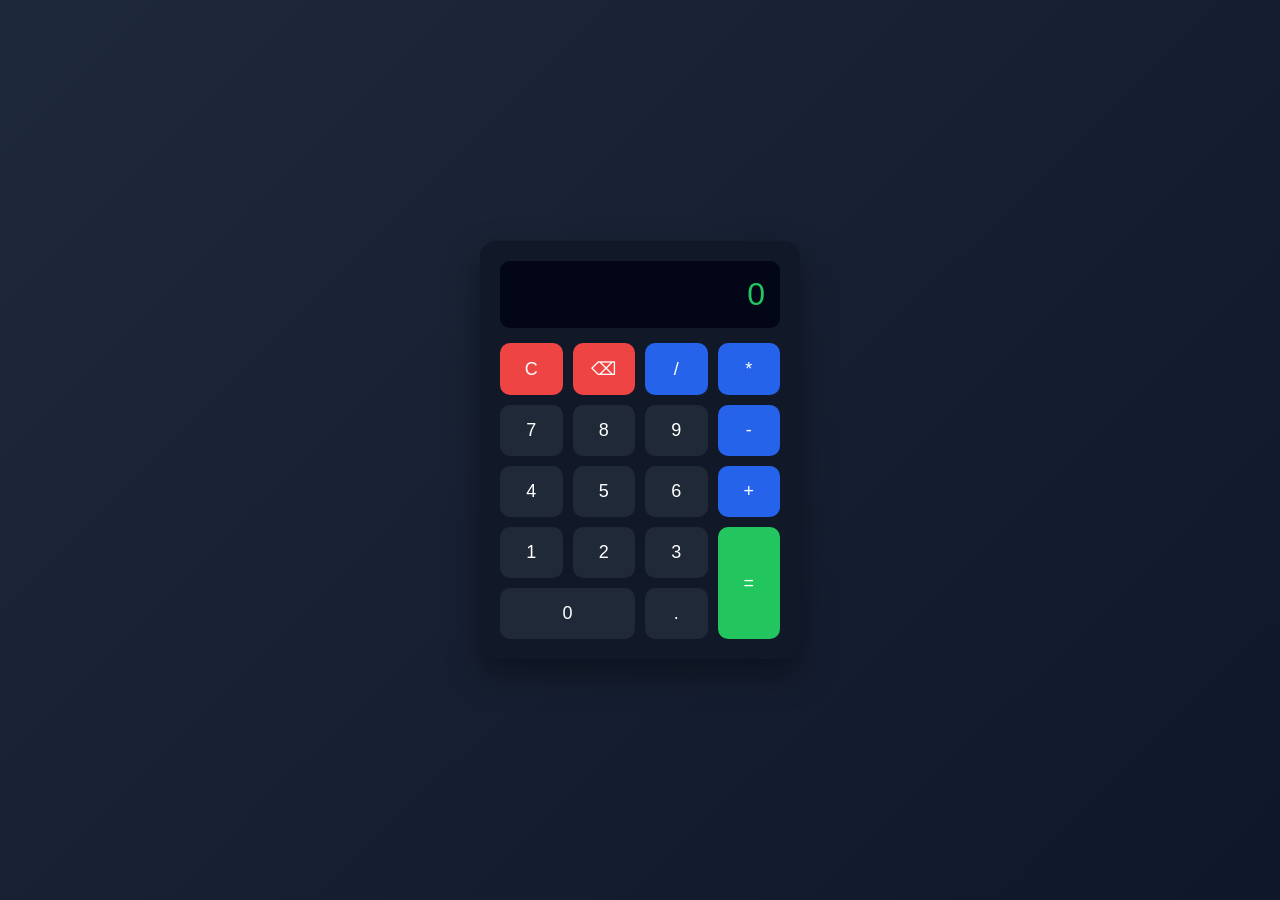
<file: Att-Calculadora/index.html>
<!DOCTYPE html>
<html lang="pt-BR">
<head>
<meta charset="UTF-8">
<meta name="viewport" content="width=device-width, initial-scale=1.0">
<title>Calculadora</title>
<link rel="stylesheet" href="style.css">
</head>

<body>

<div class="calculadora">

    <div class="display" id="display">0</div>

    <div class="botoes">

        <button class="control" data-action="clear">C</button>
        <button class="control" data-action="backspace">⌫</button>
        <button class="operator" data-value="/">/</button>
        <button class="operator" data-value="*">*</button>

        <button data-value="7">7</button>
        <button data-value="8">8</button>
        <button data-value="9">9</button>
        <button class="operator" data-value="-">-</button>

        <button data-value="4">4</button>
        <button data-value="5">5</button>
        <button data-value="6">6</button>
        <button class="operator" data-value="+">+</button>

        <button data-value="1">1</button>
        <button data-value="2">2</button>
        <button data-value="3">3</button>
        <button class="equal" data-action="calculate">=</button>

        <button class="zero" data-value="0">0</button>
        <button data-value=".">.</button>

    </div>

</div>

<script src="script.js"></script>
</body>
</html>
</file>
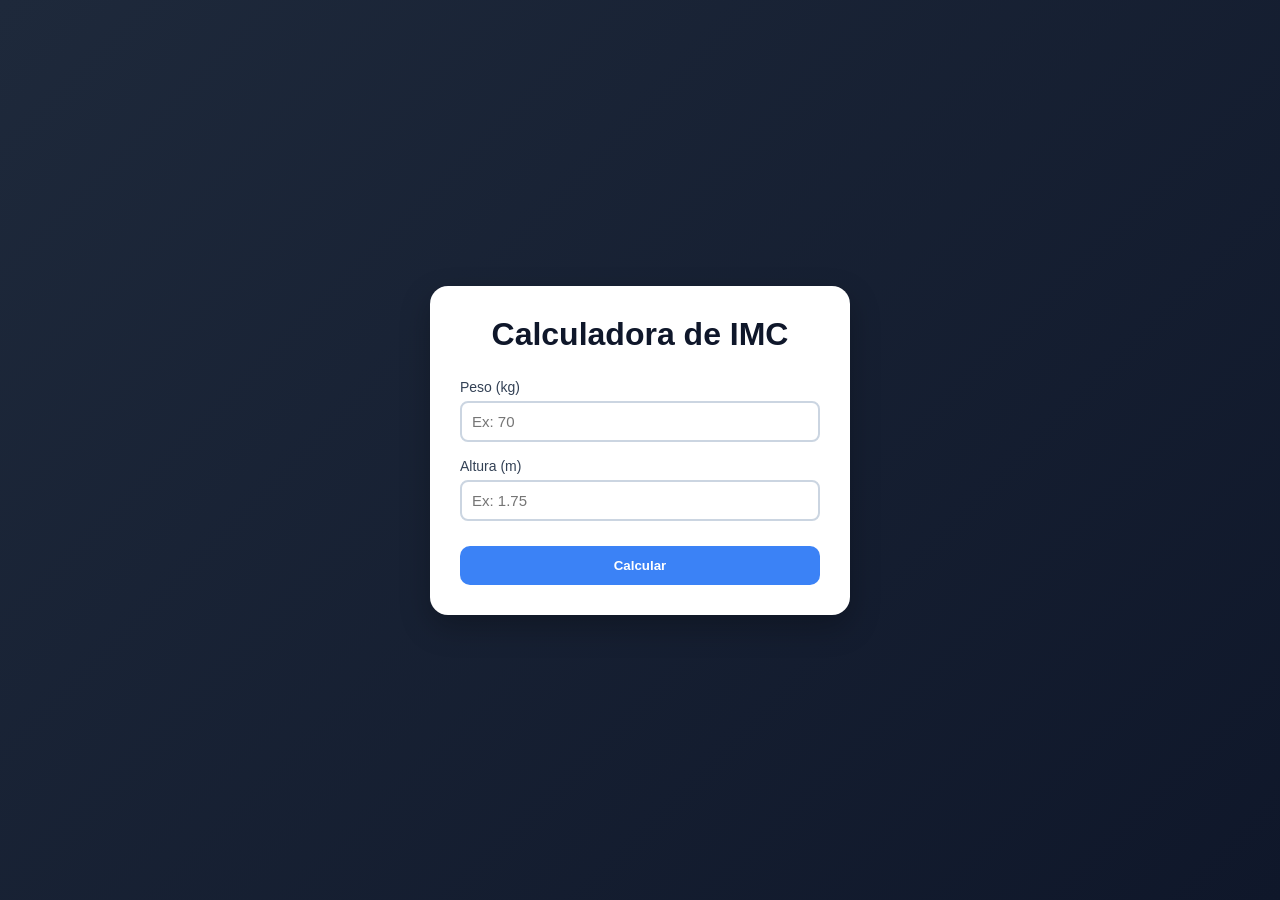
<file: Att-IMC/index.html>
<!DOCTYPE html>
<html lang="pt-BR">
<head>
    <meta charset="UTF-8">
    <title>Calculadora de IMC</title>
    <meta name="viewport" content="width=device-width, initial-scale=1.0">
    <link rel="stylesheet" href="style.css">
</head>
<body>

    <div class="container">
        <h1>Calculadora de IMC</h1>

        <div class="input-group">
            <label for="peso">Peso (kg)</label>
            <input type="number" id="peso" placeholder="Ex: 70" step="0.1">
        </div>

        <div class="input-group">
            <label for="altura">Altura (m)</label>
            <input type="number" id="altura" placeholder="Ex: 1.75" step="0.01">
        </div>

        <button id="calcularBtn">Calcular</button>

        <div id="resultado" class="resultado oculto">
            <p id="valorIMC"></p>
            <p id="classificacao"></p>
        </div>
    </div>

<script src="script.js"></script>
</body>
</html>
</file>
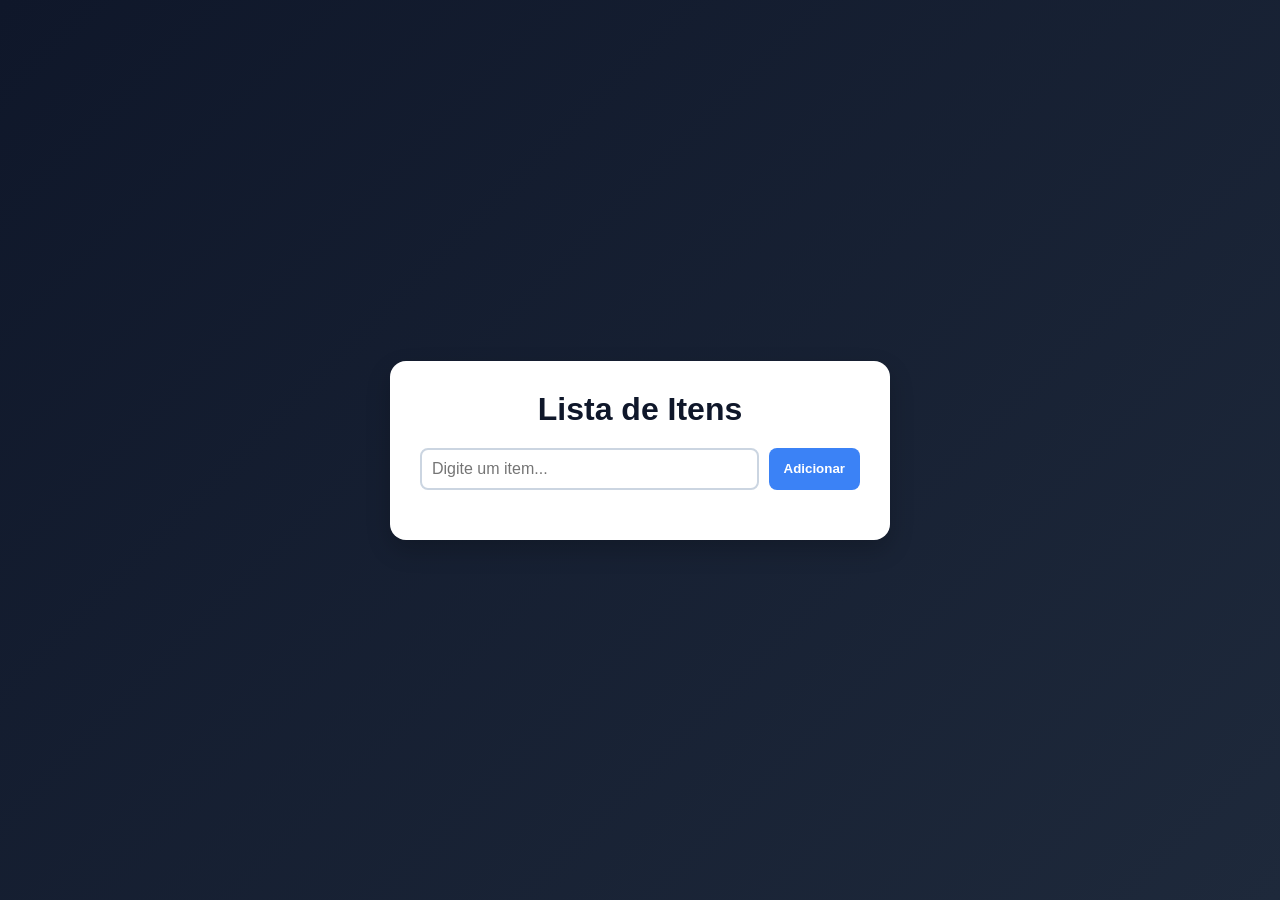
<file: Att-Lista/index.html>
<!DOCTYPE html>
<html lang="pt-BR">
<head>
    <meta charset="UTF-8">
    <meta name="viewport" content="width=device-width, initial-scale=1.0">
    <title>Lista Inteligente</title>
    <link rel="stylesheet" href="style.css">
</head>
<body>

    <div class="container">
        <h1>Lista de Itens</h1>

        <div class="input-area">
            <input type="text" id="itemInput" placeholder="Digite um item...">
            <button id="addButton">Adicionar</button>
        </div>

        <ul id="itemList"></ul>
    </div>

    <script src="script.js"></script>
</body>
</html>
</file>
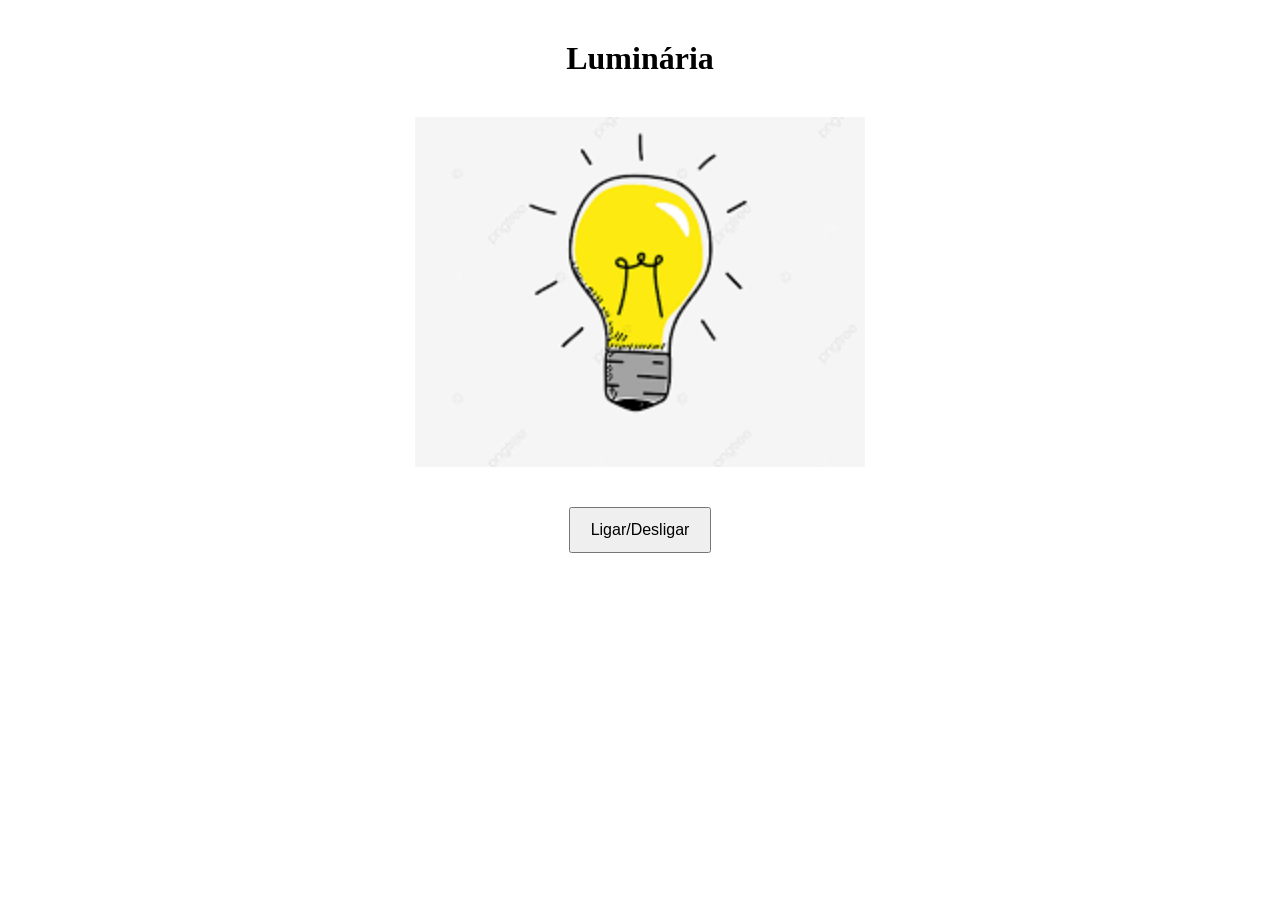
<file: Att-Lãmpada/index.html>
<!DOCTYPE html>
<html lang="en">
<head>
    <meta charset="UTF-8">
    <meta name="viewport" content="width=device-width, initial-scale=1.0">
    <title>lâmpada</title>
    <link rel="stylesheet" href="style.css">
</head>
<body>
    <h1>Luminária</h1>
    <div id="lampada" class="ligada"></div>
    <button onclick="lampada.trocar()">Ligar/Desligar</button>
    <script src="script.js"></script>
</body>
</html>
</file>
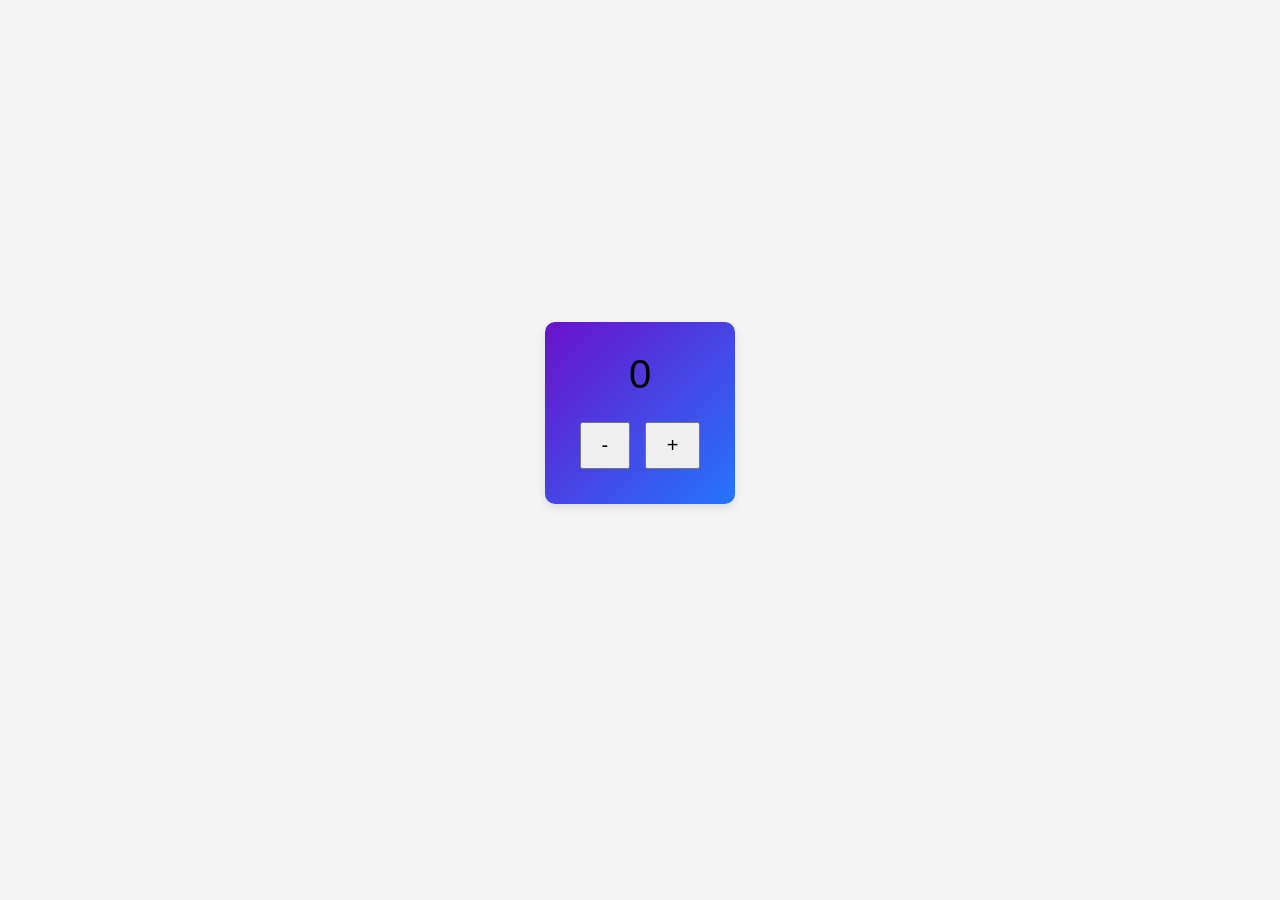
<file: Att_Contador/index.html>
<!DOCTYPE html>
<html lang="pt-BR">
<head>
  <meta charset="UTF-8">
  <title>Contador Simples</title>
  <link rel="stylesheet" href="style.css">
</head>
<body>

  <div class="container">
    <div id="contador">0</div>
    <button id="btnDiminuir">-</button>
    <button id="btnAumentar">+</button>
  </div>

  <script src="script.js"></script>
</body>
</html>
</file>
<file: Att-Calculadora/style.css>
*{
margin:0;
padding:0;
box-sizing:border-box;
font-family:Segoe UI, Arial, sans-serif;
}

body{
height:100vh;
display:flex;
align-items:center;
justify-content:center;
background:linear-gradient(135deg,#1e293b,#0f172a);
}

.calculadora{
background:#111827;
padding:20px;
border-radius:16px;
width:320px;
box-shadow:0 15px 35px rgba(0,0,0,0.4);
}

.display{
background:#020617;
color:#22c55e;
font-size:32px;
padding:15px;
border-radius:10px;
text-align:right;
margin-bottom:15px;
overflow:hidden;
word-wrap:break-word;
}

.botoes{
display:grid;
grid-template-columns:repeat(4,1fr);
gap:10px;
}

button{
padding:15px;
font-size:18px;
border:none;
border-radius:10px;
cursor:pointer;
background:#1f2937;
color:white;
transition:0.2s;
}

button:hover{
background:#374151;
}

.operator{
background:#2563eb;
}

.operator:hover{
background:#1d4ed8;
}

.equal{
background:#22c55e;
grid-row:span 2;
}

.equal:hover{
background:#16a34a;
}

.control{
background:#ef4444;
}

.control:hover{
background:#dc2626;
}

.zero{
grid-column:span 2;
}

@media (max-width:400px){
.calculadora{
width:90%;
}
}
</file>
<file: Att-IMC/style.css>
* {
    margin: 0;
    padding: 0;
    box-sizing: border-box;
    font-family: 'Segoe UI', sans-serif;
}

body {
    height: 100vh;
    display: flex;
    justify-content: center;
    align-items: center;
    background: linear-gradient(135deg, #1e293b, #0f172a);
    padding: 20px;
}

.container {
    background: #ffffff;
    width: 100%;
    max-width: 420px;
    padding: 30px;
    border-radius: 18px;
    box-shadow: 0 12px 30px rgba(0, 0, 0, 0.25);
}

h1 {
    text-align: center;
    margin-bottom: 25px;
    color: #0f172a;
}

.input-group {
    margin-bottom: 15px;
}

label {
    font-size: 14px;
    color: #334155;
}

input {
    width: 100%;
    padding: 10px;
    margin-top: 5px;
    border-radius: 8px;
    border: 2px solid #cbd5e1;
    font-size: 15px;
    transition: 0.2s ease;
}

input:focus {
    outline: none;
    border-color: #3b82f6;
}

button {
    width: 100%;
    padding: 12px;
    margin-top: 10px;
    border: none;
    border-radius: 10px;
    background: #3b82f6;
    color: white;
    font-weight: bold;
    cursor: pointer;
    transition: 0.2s ease;
}

button:hover {
    background: #2563eb;
}

.resultado {
    margin-top: 20px;
    padding: 15px;
    border-radius: 12px;
    text-align: center;
    font-weight: bold;
    transition: 0.3s ease;
}

.oculto {
    display: none;
}

/* Classificações com cores */

.abaixo { background-color: #60a5fa; color: white; }
.normal { background-color: #22c55e; color: white; }
.sobrepeso { background-color: #facc15; color: #1e293b; }
.obesidade1 { background-color: #fb923c; color: white; }
.obesidade2 { background-color: #f97316; color: white; }
.obesidade3 { background-color: #ef4444; color: white; }

@media (max-width: 480px) {
    .container {
        padding: 20px;
    }
}
</file>
<file: Att-Lista/style.css>
* {
    margin: 0;
    padding: 0;
    box-sizing: border-box;
    font-family: 'Segoe UI', sans-serif;
}

body {
    background: linear-gradient(135deg, #0f172a, #1e293b);
    display: flex;
    justify-content: center;
    align-items: center;
    height: 100vh;
    padding: 20px;
}

.container {
    background: #ffffff;
    width: 100%;
    max-width: 500px;
    padding: 30px;
    border-radius: 16px;
    box-shadow: 0 10px 25px rgba(0, 0, 0, 0.2);
}

h1 {
    text-align: center;
    margin-bottom: 20px;
    color: #0f172a;
}

.input-area {
    display: flex;
    gap: 10px;
    margin-bottom: 20px;
}

input {
    flex: 1;
    padding: 10px;
    border-radius: 8px;
    border: 2px solid #cbd5e1;
    font-size: 16px;
    transition: 0.2s ease;
}

input:focus {
    outline: none;
    border-color: #3b82f6;
}

button {
    padding: 10px 15px;
    border-radius: 8px;
    border: none;
    cursor: pointer;
    font-weight: bold;
    transition: 0.2s ease;
}

#addButton {
    background-color: #3b82f6;
    color: white;
}

#addButton:hover {
    background-color: #2563eb;
}

ul {
    list-style: none;
}

li {
    display: flex;
    justify-content: space-between;
    align-items: center;
    padding: 12px;
    margin-bottom: 10px;
    border-radius: 10px;
    background-color: #f1f5f9;
    animation: fadeIn 0.3s ease;
}

.delete-btn {
    background-color: #ef4444;
    color: white;
}

.delete-btn:hover {
    background-color: #dc2626;
}

@keyframes fadeIn {
    from { opacity: 0; transform: translateY(-5px); }
    to { opacity: 1; transform: translateY(0); }
}

@media (max-width: 480px) {
    .input-area {
        flex-direction: column;
    }

    button {
        width: 100%;
    }
}
</file>
<file: Att-Lãmpada/style.css>
body{
    text-align: center;
    font-family: Georgia, 'Times New Roman', Times, serif;
    background-color: linear-gradient(to right, #ea9191, #dcdcdc);
}
 
h1{
    margin-top: 40px;
}
 
#lampada{
    width: 450px;
    height: 350px;
    margin: 40px auto;
    background-repeat: no-repeat;
    background-size: cover;
    background-position: center;
}
 
button{
    padding: 12px 20px;
    font-size: 16px;
    cursor: pointer;
    user-select: none;
    -webkit-user-drag: none;
}
 
.ligada{
    background-image: url("[data-uri]");
}
 
.desligada{
    background-image: url("[data-uri]");
}
</file>
<file: Att_Contador/style.css>
body {
  font-family: Arial, sans-serif;
  display: flex;
  justify-content: center;
  align-items: center;
  height: 90vh;
  background-color: #f4f4f4;
}

.container {
  text-align: center;
  background: linear-gradient(135deg, #6a11cb 0%, #2575fc 100%);
  padding: 30px;
  border-radius: 10px;
  box-shadow: 0 4px 10px rgba(0, 0, 0, 0.1);
  justify-content: center;
  user-select: none;
  -webkit-user-drag: none;
}

#contador {
  font-size: 40px;
  margin-bottom: 20px;
}

button {
  font-size: 20px;
  padding: 10px 20px;
  margin: 5px;
  cursor: pointer;
}
</file>
